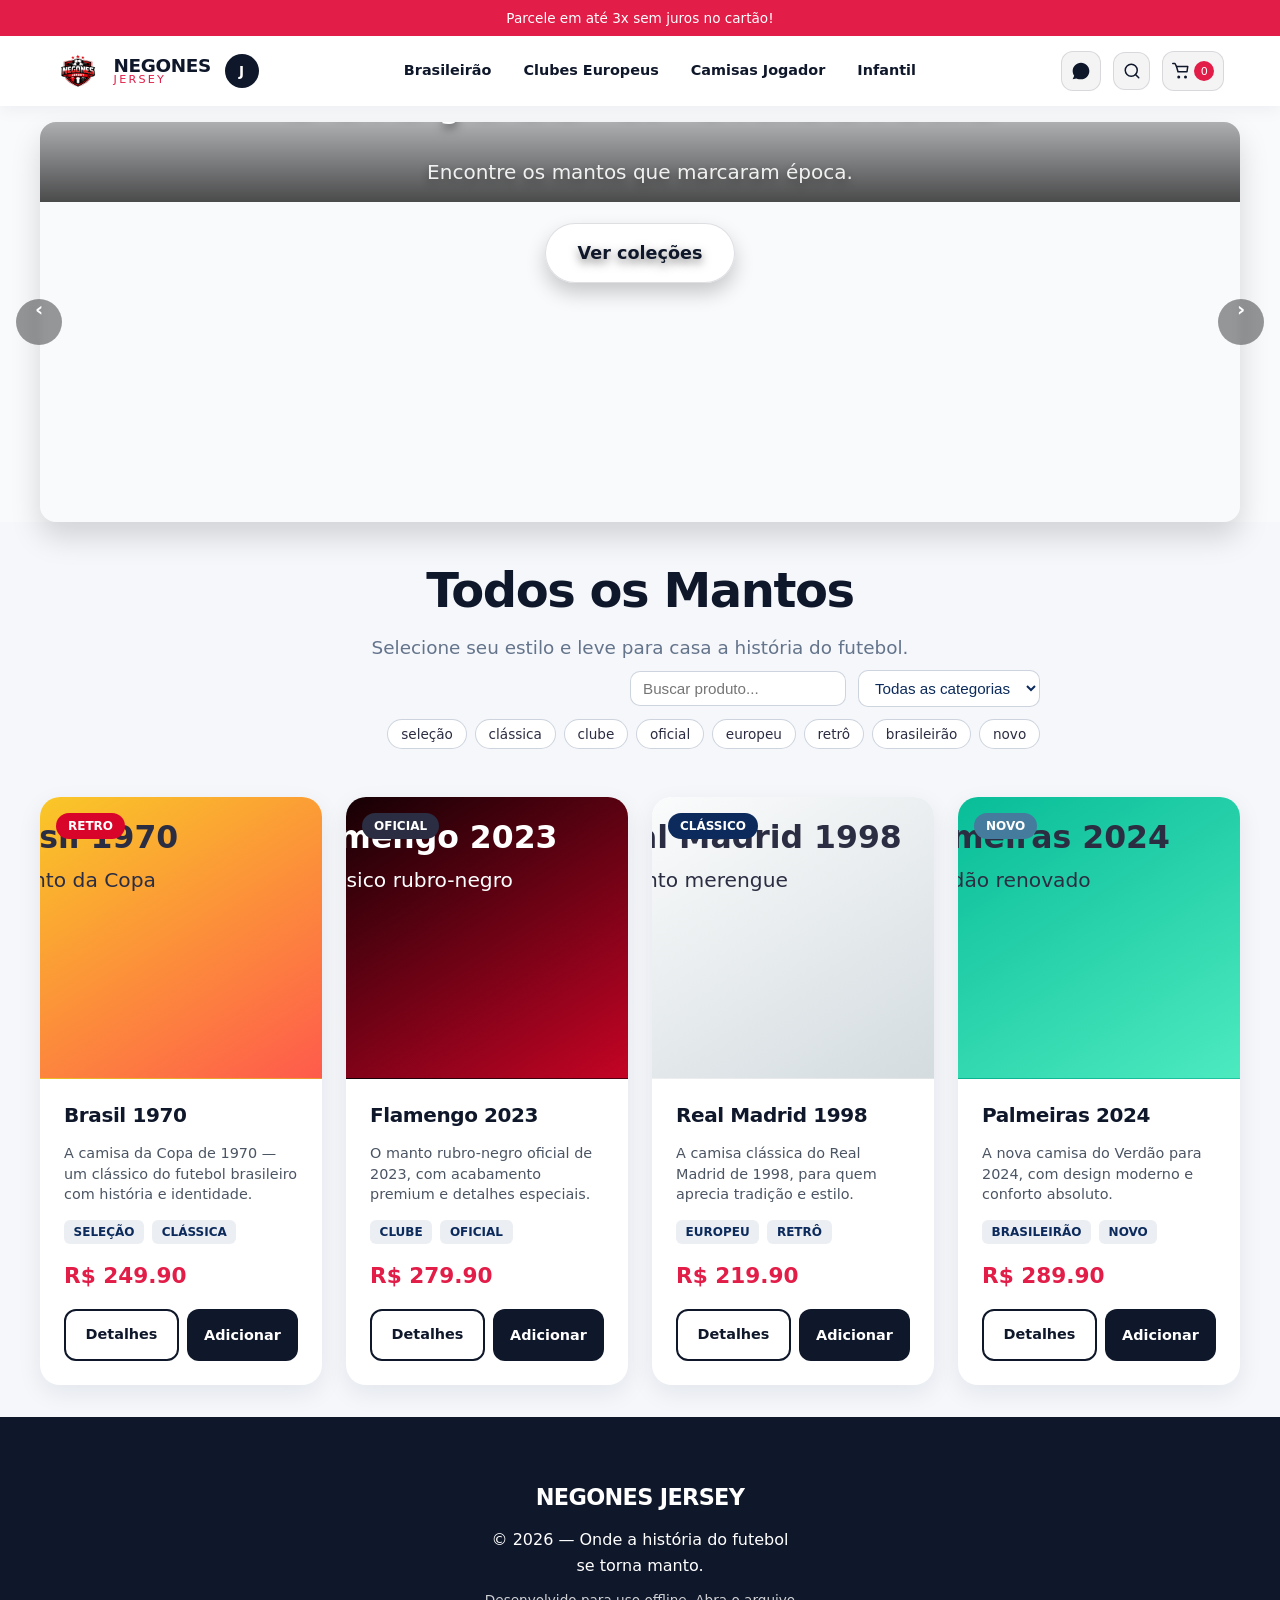
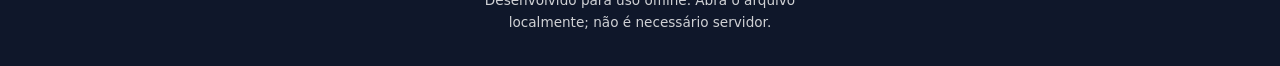
<file: index.html>
<!DOCTYPE html>
<html lang="pt-BR">
<head>
    <meta charset="UTF-8">
    <meta name="viewport" content="width=device-width, initial-scale=1.0">
    <meta name="description" content="Negones Jersey - Loja offline de camisas retrô e oficiais. Visual elegante, rápido e pronto para abrir localmente.">
    <title>Negones Jersey | Premium Store</title>
    <link rel="stylesheet" href="css/base.css">
    <link rel="stylesheet" href="css/header.css">
    <link rel="stylesheet" href="css/hero.css">
    <link rel="stylesheet" href="css/products.css">
    <link rel="stylesheet" href="css/cart.css">
    <link rel="stylesheet" href="css/footer.css">
</head>
<body>
    <div id="component-header"></div>
    <main class="main">
        <div id="component-banner"></div>
        <div id="component-products"></div>
    </main>
    <div id="component-cart-modal"></div>
    <div id="component-footer"></div>

    <script src="js/whatsapp.js"></script>
    <script src="js/config.js"></script>
    <script src="js/products.js"></script>
    <script src="js/components.js"></script>
    <script src="js/ui.js"></script>
    <script src="js/cart.js"></script>
    <script src="js/filters.js"></script>
    <script src="js/product-page.js"></script>
    <script src="js/app.js"></script>
</body>
</html>
</file>
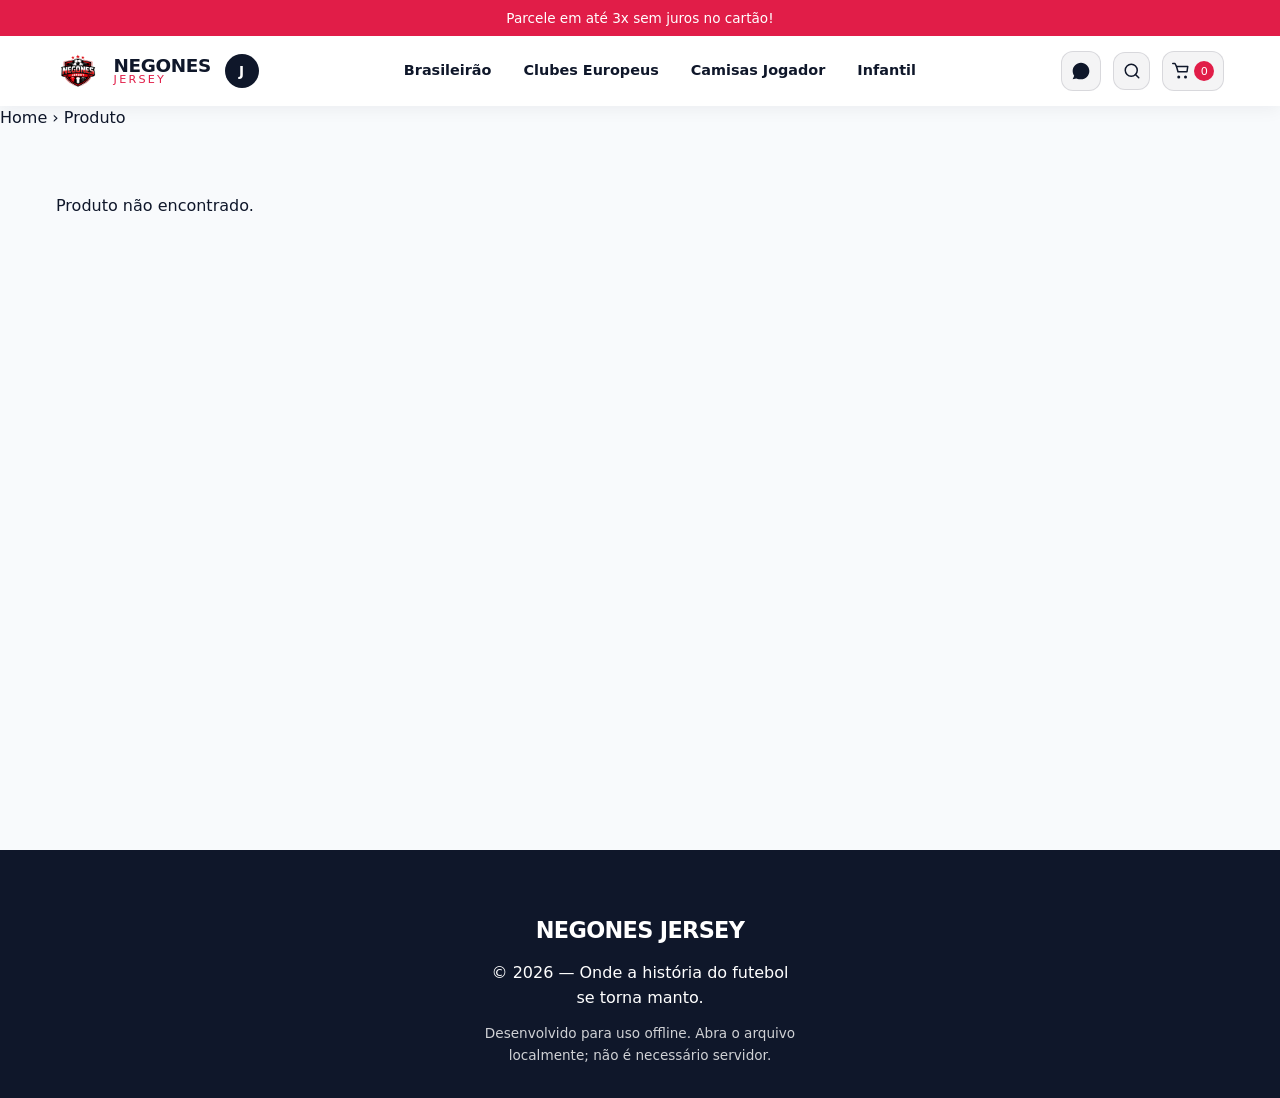
<file: product.html>
<!DOCTYPE html>
<html lang="pt-BR">
<head>
    <meta charset="UTF-8">
    <meta name="viewport" content="width=device-width, initial-scale=1.0">
    <meta name="description" content="Negones Jersey - Página de produto. Veja detalhes e entre em contato via WhatsApp.">
    <title>Negones Jersey | Produto</title>
    <link rel="stylesheet" href="css/base.css">
    <link rel="stylesheet" href="css/header.css">
    <link rel="stylesheet" href="css/hero.css">
    <link rel="stylesheet" href="css/products.css">
    <link rel="stylesheet" href="css/product-page.css">
    <link rel="stylesheet" href="css/cart.css">
    <link rel="stylesheet" href="css/footer.css">
</head>
<body>
    <div id="component-header"></div>
    <main class="main">
        <div class="breadcrumb">
            <a href="index.html" class="breadcrumb-link">Home</a>
            <span class="breadcrumb-separator">›</span>
            <span class="breadcrumb-current">Produto</span>
        </div>

        <section id="productPage" class="product-page" aria-label="Detalhes do produto">
            <!-- Conteúdo gerado via JavaScript -->
        </section>
    </main>

    <div id="component-cart-modal"></div>
    <div id="component-footer"></div>

    <script src="js/config.js"></script>
    <script src="js/products.js"></script>
    <script src="js/components.js"></script>
    <script src="js/whatsapp.js"></script>
    <script src="js/cart.js"></script>
    <script src="js/filters.js"></script>
    <script src="js/product-page.js"></script>
    <script src="js/ui.js"></script>
    <script src="js/app.js"></script>
</body>
</html>
</file>
<file: css/base.css>
/* base.css - variáveis, tipografia e utilitários */
:root {
  --bg: #f8fafc;
  --text: #0f172a;
  --muted: #64748b;
  --brand: #e11d48;
  --brand-dark: #0f172a;
  --card: #ffffff;
  --shadow: rgba(15, 23, 42, 0.08);
}

* {
  box-sizing: border-box;
}

body {
  margin: 0;
  font-family: ui-sans-serif, system-ui, -apple-system, BlinkMacSystemFont, "Segoe UI", Roboto, "Helvetica Neue", Arial, "Noto Sans", "Liberation Sans", sans-serif;
  color: var(--text);
  background: var(--bg);
  line-height: 1.5;
}

a {
  color: inherit;
  text-decoration: none;
}

a:hover {
  text-decoration: underline;
}

button {
  font-family: inherit;
}

.sr-only {
  position: absolute !important;
  width: 1px !important;
  height: 1px !important;
  padding: 0 !important;
  margin: -1px !important;
  overflow: hidden !important;
  clip: rect(0, 0, 0, 0) !important;
  white-space: nowrap !important;
  border: 0 !important;
}

/* Botões base */
.btn {
  display: inline-flex;
  align-items: center;
  justify-content: center;
  gap: 0.5rem;
  background: rgba(255, 255, 255, 0.95);
  color: var(--brand-dark);
  border-radius: 999px;
  padding: 0.75rem 1.25rem;
  border: 1px solid rgba(43, 45, 66, 0.15);
  font-weight: 700;
  text-decoration: none;
  box-shadow: 0 10px 20px rgba(0, 0, 0, 0.12);
  transition: transform 0.2s ease, box-shadow 0.2s ease;
}

.btn:hover {
  transform: translateY(-2px);
  box-shadow: 0 14px 24px rgba(0, 0, 0, 0.18);
}

.btn-primary {
  border: none;
  background: var(--brand);
  color: white;
  padding: 0.75rem;
  border-radius: 12px;
  cursor: pointer;
  transition: background 0.2s ease, transform 0.2s ease;
}

.btn-primary:hover {
  background: #b80423;
  transform: translateY(-1px);
}

.btn-outline {
  border: 1px solid rgba(43, 45, 66, 0.2);
  background: transparent;
  color: var(--brand-dark);
  padding: 0.75rem;
  border-radius: 12px;
  cursor: pointer;
  transition: background 0.2s ease, transform 0.2s ease;
}

.btn-outline:hover {
  background: rgba(43, 45, 66, 0.08);
  transform: translateY(-1px);
}

.btn-sm {
  padding: 0.5rem 0.85rem;
  font-size: 0.85rem;
}
</file>
<file: css/header.css>
/* header.css */
.topbar {
  background: var(--brand);
  color: white;
  font-size: 0.85rem;
  font-weight: 500;
  text-align: center;
  padding: 0.5rem 1rem;
}

.site-header {
  position: sticky;
  top: 0;
  z-index: 999;
  box-shadow: 0 4px 16px rgba(15, 23, 42, 0.05);
  background: rgba(255, 255, 255, 0.95);
  backdrop-filter: blur(8px);
}

.header-inner {
  display: flex;
  align-items: center;
  justify-content: space-between;
  gap: 1.5rem;
  max-width: 1200px;
  margin: 0 auto;
  padding: 0.8rem 1rem;
}

.brand img {
  display: block;
}

.brand-image {
  height: 44px;
  width: auto;
  object-fit: contain;
}

.brand {
  display: flex;
  align-items: center;
  gap: 0.85rem;
  text-decoration: none;
}

.brand-logo {
  display: flex;
  flex-direction: column;
  line-height: 1;
}

.brand-title {
  font-weight: 900;
  font-size: 1.15rem;
  letter-spacing: -0.02em;
  color: var(--brand-dark);
}

.brand-sub {
  font-size: 0.7rem;
  letter-spacing: 0.2em;
  text-transform: uppercase;
  color: var(--brand);
  margin-top: -0.1rem;
}

.brand-badge {
  width: 34px;
  height: 34px;
  border-radius: 999px;
  background: var(--brand-dark);
  color: white;
  display: grid;
  place-items: center;
  font-weight: 700;
  font-size: 0.85rem;
}

.main-nav {
  flex: 1;
}

.menu {
  display: flex;
  flex-wrap: wrap;
  gap: 0.5rem;
  list-style: none;
  margin: 0;
  padding: 0;
  justify-content: center;
}

.menu-item {
  position: relative;
}

.menu-link {
  padding: 0.55rem 0.75rem;
  border-radius: 12px;
  display: inline-flex;
  align-items: center;
  gap: 0.25rem;
  color: var(--brand-dark);
  font-weight: 600;
  font-size: 0.9rem;
  transition: background 0.2s ease, color 0.2s ease;
}

.menu-link:hover {
  background: rgba(217, 4, 41, 0.12);
  color: var(--brand);
}

.submenu {
  position: absolute;
  top: 105%;
  left: 0;
  min-width: 180px;
  background: white;
  border: 1px solid rgba(0, 0, 0, 0.08);
  border-radius: 12px;
  box-shadow: 0 10px 25px rgba(0, 0, 0, 0.12);
  opacity: 0;
  transform: translateY(6px);
  pointer-events: none;
  transition: opacity 0.2s ease, transform 0.2s ease;
  padding: 0.5rem 0;
  z-index: 10;
}

.submenu li {
  padding: 0;
}

.submenu a {
  display: block;
  padding: 0.55rem 0.9rem;
  color: var(--text);
  font-size: 0.9rem;
}

.submenu a:hover {
  background: rgba(217, 4, 41, 0.12);
  color: var(--brand);
}

.menu-item:hover > .submenu {
  opacity: 1;
  transform: translateY(0);
  pointer-events: auto;
}

.header-actions {
  display: flex;
  align-items: center;
  gap: 0.75rem;
}

.icon-btn {
  background: rgba(43, 45, 66, 0.05);
  border: 1px solid rgba(43, 45, 66, 0.14);
  border-radius: 12px;
  padding: 0.55rem;
  display: inline-flex;
  align-items: center;
  justify-content: center;
  cursor: pointer;
  color: var(--brand-dark);
  transition: background 0.2s ease, transform 0.2s ease;
}

.icon-btn:hover {
  background: rgba(217, 4, 41, 0.1);
  transform: translateY(-1px);
}

.cart-badge {
  display: inline-flex;
  align-items: center;
  justify-content: center;
  min-width: 20px;
  height: 20px;
  font-size: 0.7rem;
  border-radius: 999px;
  padding: 0 0.4rem;
  margin-left: 0.25rem;
  background: var(--brand);
  color: white;
}

.mobile-toggle {
  border: none;
  background: transparent;
  cursor: pointer;
  display: none;
  padding: 0.5rem;
  border-radius: 12px;
}

.mobile-toggle span {
  display: block;
  height: 2px;
  width: 22px;
  background: var(--brand-dark);
  margin: 4px 0;
  border-radius: 2px;
  transition: transform 0.2s ease;
}

@media (max-width: 1000px) {
  .menu {
    display: none;
  }

  .mobile-toggle {
    display: inline-flex;
  }

  .main-nav.open .menu {
    display: flex;
    flex-direction: column;
    gap: 0.35rem;
    background: white;
    padding: 1rem;
    border-radius: 18px;
    position: absolute;
    top: 100%;
    left: 1rem;
    right: 1rem;
    box-shadow: 0 18px 35px rgba(0, 0, 0, 0.14);
    max-height: calc(100vh - 80px);
    overflow-y: auto;
  }

  .main-nav.open .submenu {
    position: relative;
    top: 0;
    transform: none;
    opacity: 1;
    pointer-events: auto;
    border: none;
    box-shadow: none;
    background: transparent;
    padding-left: 1rem;
  }

  .main-nav.open .submenu a {
    padding-left: 1rem;
  }
}

@media (max-width: 500px) {
  .header-inner {
    flex-wrap: wrap;
    justify-content: space-between;
  }

  .header-actions {
    gap: 0.5rem;
  }

  .topbar {
    font-size: 0.75rem;
  }
}
</file>
<file: css/hero.css>
/* hero.css */
.hero {
  position: relative;
  margin-top: 1rem;
}

.hero-slider {
  position: relative;
  overflow: hidden;
  border-radius: 16px;
  max-width: 1200px;
  margin: 0 auto;
  box-shadow: 0 15px 30px rgba(0, 0, 0, 0.15);
  min-height: 400px;
  width: 100%;
}

.slide {
  opacity: 0;
  position: absolute;
  inset: 0;
  transition: opacity 0.6s ease;
  display: grid;
  place-items: center;
  background-size: cover;
  background-position: center;
  background-repeat: no-repeat;
}

.slide.active {
  opacity: 1;
  position: relative;
}

.slide--selections {
  background: linear-gradient(135deg, rgba(217, 4, 41, 0.85) 0%, rgba(43, 45, 66, 0.85) 100%), url('../assets/images/banner1.svg');
  background-size: cover;
  background-position: center;
}

.slide--brasileirao {
  background: linear-gradient(135deg, rgba(43, 45, 66, 0.85) 0%, rgba(12, 43, 92, 0.85) 100%), url('../assets/images/banner2.svg');
  background-size: cover;
  background-position: center;
}

.slide-overlay {
  position: absolute;
  inset: 0;
  display: flex;
  flex-direction: column;
  justify-content: center;
  align-items: center;
  text-align: center;
  gap: 1.25rem;
  padding: 2.5rem;
  background: linear-gradient(180deg, rgba(0, 0, 0, 0.3) 0%, rgba(0, 0, 0, 0.7) 100%);
  color: white;
  text-shadow: 0 4px 10px rgba(0, 0, 0, 0.5);
}

.slide-overlay h1 {
  font-size: clamp(2.5rem, 5vw, 4rem);
  margin: 0;
  font-weight: 800;
  letter-spacing: -0.02em;
}

.slide-overlay p {
  margin: 0;
  max-width: 600px;
  font-size: 1.25rem;
  font-weight: 400;
  opacity: 0.9;
}

.slide-overlay .btn {
  margin-top: 1rem;
  padding: 1rem 2rem;
  font-size: 1.1rem;
  border-radius: 999px;
  box-shadow: 0 10px 20px rgba(0,0,0,0.2);
}

.slider-controls {
  position: absolute;
  inset: 0;
  display: flex;
  justify-content: space-between;
  align-items: center;
  padding: 1rem;
  pointer-events: none;
}

.slider-btn {
  width: 46px;
  height: 46px;
  border-radius: 999px;
  border: none;
  background: rgba(0, 0, 0, 0.4);
  cursor: pointer;
  backdrop-filter: blur(4px);
  pointer-events: auto;
  position: relative;
}

.slider-btn::before {
    content: "‹";
    position: absolute;
    inset: 0;
    margin: auto;
    font-size: 1.25rem;
    line-height: 1;
    color: white;
    font-weight: 600;
  }

  .slider-btn.next::before {
    content: "›";
  }

@media (max-width: 1000px) {
  .slider-controls {
    display: none;
  }

  .slide-overlay {
    padding: 1.5rem;
  }
}
</file>
<file: css/products.css>
/* products.css */

.products {
  padding: 2rem 1rem;
  background: #f5f7fb;
}

.products__header {
  display: flex;
  flex-direction: column;
  align-items: center;
  text-align: center;
  gap: 0.5rem;
  max-width: 800px;
  margin: 0 auto 3rem;
}

.products__header-title {
  margin: 0;
  font-size: clamp(2rem, 4vw, 3rem);
  font-weight: 800;
  letter-spacing: -0.03em;
  color: var(--brand-dark);
}

.products__header-subtext {
  color: var(--muted);
  font-size: 1.15rem;
  margin: 0;
  max-width: 600px;
}

.products__filters {
  display: flex;
  flex-wrap: wrap;
  gap: 0.75rem;
  align-items: center;
  justify-content: flex-end;
}

.products__filters label {
  display: flex;
  gap: 0.25rem;
  align-items: center;
  font-size: 0.9rem;
  color: #2b2d42;
}

.products__filters input,
.products__filters select {
  padding: 0.5rem 0.75rem;
  border: 1px solid rgba(12, 43, 92, 0.2);
  border-radius: 10px;
  background: white;
  color: #0c2b5c;
  font-size: 0.95rem;
}

.products__grid {
  display: grid;
  grid-template-columns: repeat(auto-fit, minmax(240px, 1fr));
  gap: 1.5rem;
  max-width: 1200px;
  margin: 0 auto;
}

.badge {
  position: absolute;
  top: 1rem;
  left: 1rem;
  padding: 0.25rem 0.75rem;
  border-radius: 999px;
  background: #0c2b5c;
  color: white;
  font-size: 0.75rem;
  font-weight: 700;
  z-index: 10;
}
.badge-retro { background: #d90429; }
.badge-dark, .badge-oficial { background: #2b2d42; }
.badge-danger, .badge-classico { background: #e63946; }
.badge-info, .badge-novo { background: #457b9d; }

.products__filters .tags {
  display: flex;
  gap: 0.5rem;
  flex-wrap: wrap;
}
.tag-btn {
  padding: 0.4rem 0.8rem;
  border: 1px solid rgba(12, 43, 92, 0.2);
  border-radius: 999px;
  background: white;
  color: #2b2d42;
  font-size: 0.85rem;
  cursor: pointer;
  transition: all 0.2s;
}
.tag-btn.active, .tag-btn:hover {
  background: #0c2b5c;
  color: white;
  border-color: #0c2b5c;
}

.product-card {
  position: relative;
  background: var(--card);
  border-radius: 20px;
  overflow: hidden;
  box-shadow: 0 8px 24px var(--shadow);
  display: flex;
  flex-direction: column;
  transition: transform 0.3s cubic-bezier(0.175, 0.885, 0.32, 1.275), box-shadow 0.3s ease;
}

.product-card:hover {
  transform: translateY(-8px);
  box-shadow: 0 20px 40px rgba(0, 0, 0, 0.15);
}

.product-card__image {
  width: 100%;
  aspect-ratio: 1;
  object-fit: cover;
  background-size: cover;
  background-position: center;
  border-bottom: 1px solid rgba(0,0,0,0.05);
}

.product-card__body {
  padding: 1.5rem;
  flex: 1;
  display: flex;
  flex-direction: column;
  gap: 1rem;
}

.product-card__title {
  margin: 0;
  font-size: 1.25rem;
  font-weight: 800;
  letter-spacing: -0.02em;
  color: var(--brand-dark);
  line-height: 1.2;
}

.product-card__sub {
  color: #4b5563;
  font-size: 0.9rem;
  margin: 0;
  line-height: 1.4;
}

.product-card__tags {
  display: flex;
  gap: 0.5rem;
  flex-wrap: wrap;
}

.product-card__tag {
  background: rgba(12, 43, 92, 0.08);
  color: #0c2b5c;
  padding: 0.2rem 0.6rem;
  border-radius: 6px;
  font-size: 0.75rem;
  font-weight: 600;
  text-transform: uppercase;
}

.product-card__price {
  margin: 0;
  font-size: 1.35rem;
  font-weight: 800;
  color: var(--brand);
}

.product-card__actions {
  margin-top: auto;
  display: flex;
  gap: 0.5rem;
}

.product-card__button {
  flex: 1;
  border: none;
  padding: 0.85rem 1rem;
  border-radius: 12px;
  background: var(--brand-dark);
  color: white;
  font-weight: 700;
  font-size: 0.9rem;
  text-align: center;
  cursor: pointer;
  transition: background 0.2s ease, transform 0.2s ease;
}

.product-card__button:hover {
  background: #1a1b28;
  transform: translateY(-2px);
}

.product-card__button--outline {
  background: transparent;
  color: var(--brand-dark);
  border: 2px solid var(--brand-dark);
}

.product-card__button--outline:hover {
  background: var(--brand-dark);
  color: white;
}
</file>
<file: css/cart.css>
/* cart.css */

.cart-modal {
  position: fixed;
  inset: 0;
  background: rgba(0, 0, 0, 0.55);
  display: none;
  justify-content: center;
  align-items: center;
  padding: 1rem;
  z-index: 9999;
}

.cart-modal.open {
  display: flex;
}

.cart-modal__backdrop {
  position: absolute;
  inset: 0;
  cursor: pointer;
  z-index: -1;
}

.cart-modal__content {
  width: min(580px, 100%);
  background: white;
  border-radius: 18px;
  overflow: hidden;
  box-shadow: 0 20px 40px rgba(0, 0, 0, 0.2);
  display: flex;
  flex-direction: column;
  max-height: 90vh;
}

.cart-modal__header {
  display: flex;
  justify-content: space-between;
  align-items: center;
  padding: 1.25rem 1.5rem;
  background: var(--brand-dark);
  color: white;
}

.cart-modal__title {
  margin: 0;
  font-size: 1.25rem;
}

.cart-modal__close {
  background: transparent;
  border: none;
  color: white;
  font-size: 1.5rem;
  cursor: pointer;
}

.cart-modal__body {
  padding: 1.5rem;
  overflow: auto;
  flex: 1;
  background: #f4f7fc;
}

.cart-modal__list {
  list-style: none;
  padding: 0;
  margin: 0;
  display: grid;
  gap: 1rem;
}

.cart-item {
  display: grid;
  grid-template-columns: 58px 1fr auto;
  gap: 0.75rem;
  align-items: center;
  background: white;
  border-radius: 14px;
  padding: 0.75rem;
  box-shadow: 0 10px 20px rgba(0, 0, 0, 0.08);
}

.cart-item__image {
  width: 58px;
  height: 58px;
  border-radius: 12px;
  object-fit: cover;
}

.cart-item__details {
  display: flex;
  flex-direction: column;
  gap: 0.35rem;
}

.cart-item__name {
  font-weight: 700;
  margin: 0;
  color: #0c2b5c;
}

.cart-item__meta {
  display: flex;
  gap: 0.75rem;
  align-items: center;
  font-size: 0.85rem;
  color: #2b2d42;
}

.cart-item__meta span {
  display: inline-flex;
  gap: 0.25rem;
  align-items: center;
}

.cart-item__remove {
  border: none;
  background: transparent;
  color: #d90429;
  cursor: pointer;
  font-weight: 700;
}

.cart-modal__footer {
  padding: 1.5rem;
  display: flex;
  flex-direction: column;
  gap: 1rem;
  background: white;
  border-top: 1px solid rgba(12, 43, 92, 0.12);
}

.cart-modal__totals {
  display: flex;
  justify-content: space-between;
  font-size: 1rem;
  color: #2b2d42;
}

.cart-modal__totals span:last-child {
  font-weight: 700;
}



.cart-modal__empty {
  text-align: center;
  color: #2b2d42;
  padding: 2rem 0;
}

.cart-modal__empty strong {
  display: block;
  margin-top: 0.5rem;
}
</file>
<file: css/footer.css>
/* footer.css */

.footer {
  padding: 4rem 1rem 2rem;
  background: var(--brand-dark);
  color: white;
  text-align: center;
}

.footer__inner {
  max-width: 1200px;
  margin: 0 auto;
  display: flex;
  flex-direction: column;
  align-items: center;
  gap: 1.5rem;
}

.footer__brand {
  display: flex;
  flex-direction: column;
  align-items: center;
  gap: 0.75rem;
}

.footer__brand-title {
  margin: 0;
  font-size: 1.4rem;
  letter-spacing: -0.03em;
}

.footer__brand-text {
  margin: 0;
  line-height: 1.6;
  max-width: 320px;
}

.footer__links {
  list-style: none;
  padding: 0;
  margin: 0;
}

.footer__links li {
  margin: 0.4rem 0;
}

.footer__links a {
  color: rgba(255, 255, 255, 0.9);
  text-decoration: none;
}

.footer__links a:hover {
  text-decoration: underline;
}

.footer__copyright {
  margin-top: 2rem;
  font-size: 0.85rem;
  opacity: 0.7;
}
</file>
<file: css/product-page.css>
/* product-page.css */

.product-page {
  padding: 3rem 1rem;
  max-width: 1200px;
  margin: 0 auto;
  background: transparent;
  min-height: 80vh;
}

.product-page__grid {
  display: grid;
  grid-template-columns: 1fr 1fr;
  gap: 4rem;
  align-items: start;
}

.product-images {
  display: flex;
  flex-direction: column;
  gap: 1.5rem;
}

.product-main-image {
  width: 100%;
  border-radius: 24px;
  aspect-ratio: 1;
  background-size: cover;
  background-position: center;
  background-color: var(--card);
  box-shadow: 0 20px 40px var(--shadow);
}

.thumb {
  width: 90px;
  height: 90px;
  border-radius: 16px;
  border: 2px solid transparent;
  background-size: cover;
  background-position: center;
  cursor: pointer;
  transition: border-color 0.2s, transform 0.2s;
}

.thumb:hover {
  border-color: var(--brand-dark);
  transform: translateY(-2px);
}

.product-page__content {
  display: flex;
  flex-direction: column;
  gap: 1.75rem;
  background: transparent;
  padding: 1rem 0;
}

.product-page__title {
  margin: 0;
  font-size: clamp(2.5rem, 4vw, 3.5rem);
  font-weight: 800;
  letter-spacing: -0.03em;
  color: var(--brand-dark);
  line-height: 1.1;
}

.product-page__meta {
  display: flex;
  gap: 1rem;
  flex-wrap: wrap;
  align-items: center;
}

.product-page__price {
  font-size: 1.25rem;
  font-weight: 700;
  color: #d90429;
}

.product-page__description {
  margin: 0;
  line-height: 1.6;
  color: #2b2d42;
}

.product-page__actions {
  display: flex;
  gap: 1rem;
  flex-wrap: wrap;
  align-items: center;
}

.product-page__select {
  flex: 1;
  padding: 0.8rem 1rem;
  border-radius: 999px;
  border: 1px solid rgba(12, 43, 92, 0.2);
  background: white;
  color: #0c2b5c;
  font-size: 1rem;
}

.product-page__quantity {
  width: 100px;
  padding: 0.8rem 1rem;
  border-radius: 999px;
  border: 1px solid rgba(12, 43, 92, 0.2);
  background: white;
  color: #0c2b5c;
  font-size: 1rem;
}

.product-page__button {
  flex: 1;
  min-width: 160px;
  padding: 0.9rem 1.2rem;
  border-radius: 999px;
  border: none;
  background: #0c2b5c;
  color: white;
  font-weight: 700;
  cursor: pointer;
}

.product-page__button:hover {
  background: #081c3b;
}

.product-page__meta-item {
  display: flex;
  gap: 0.5rem;
  align-items: center;
  font-size: 0.95rem;
  color: #2b2d42;
}

.product-page__meta-label {
  font-weight: 600;
}

@media (max-width: 900px) {
  .product-page__grid {
    grid-template-columns: 1fr;
  }
}
</file>
